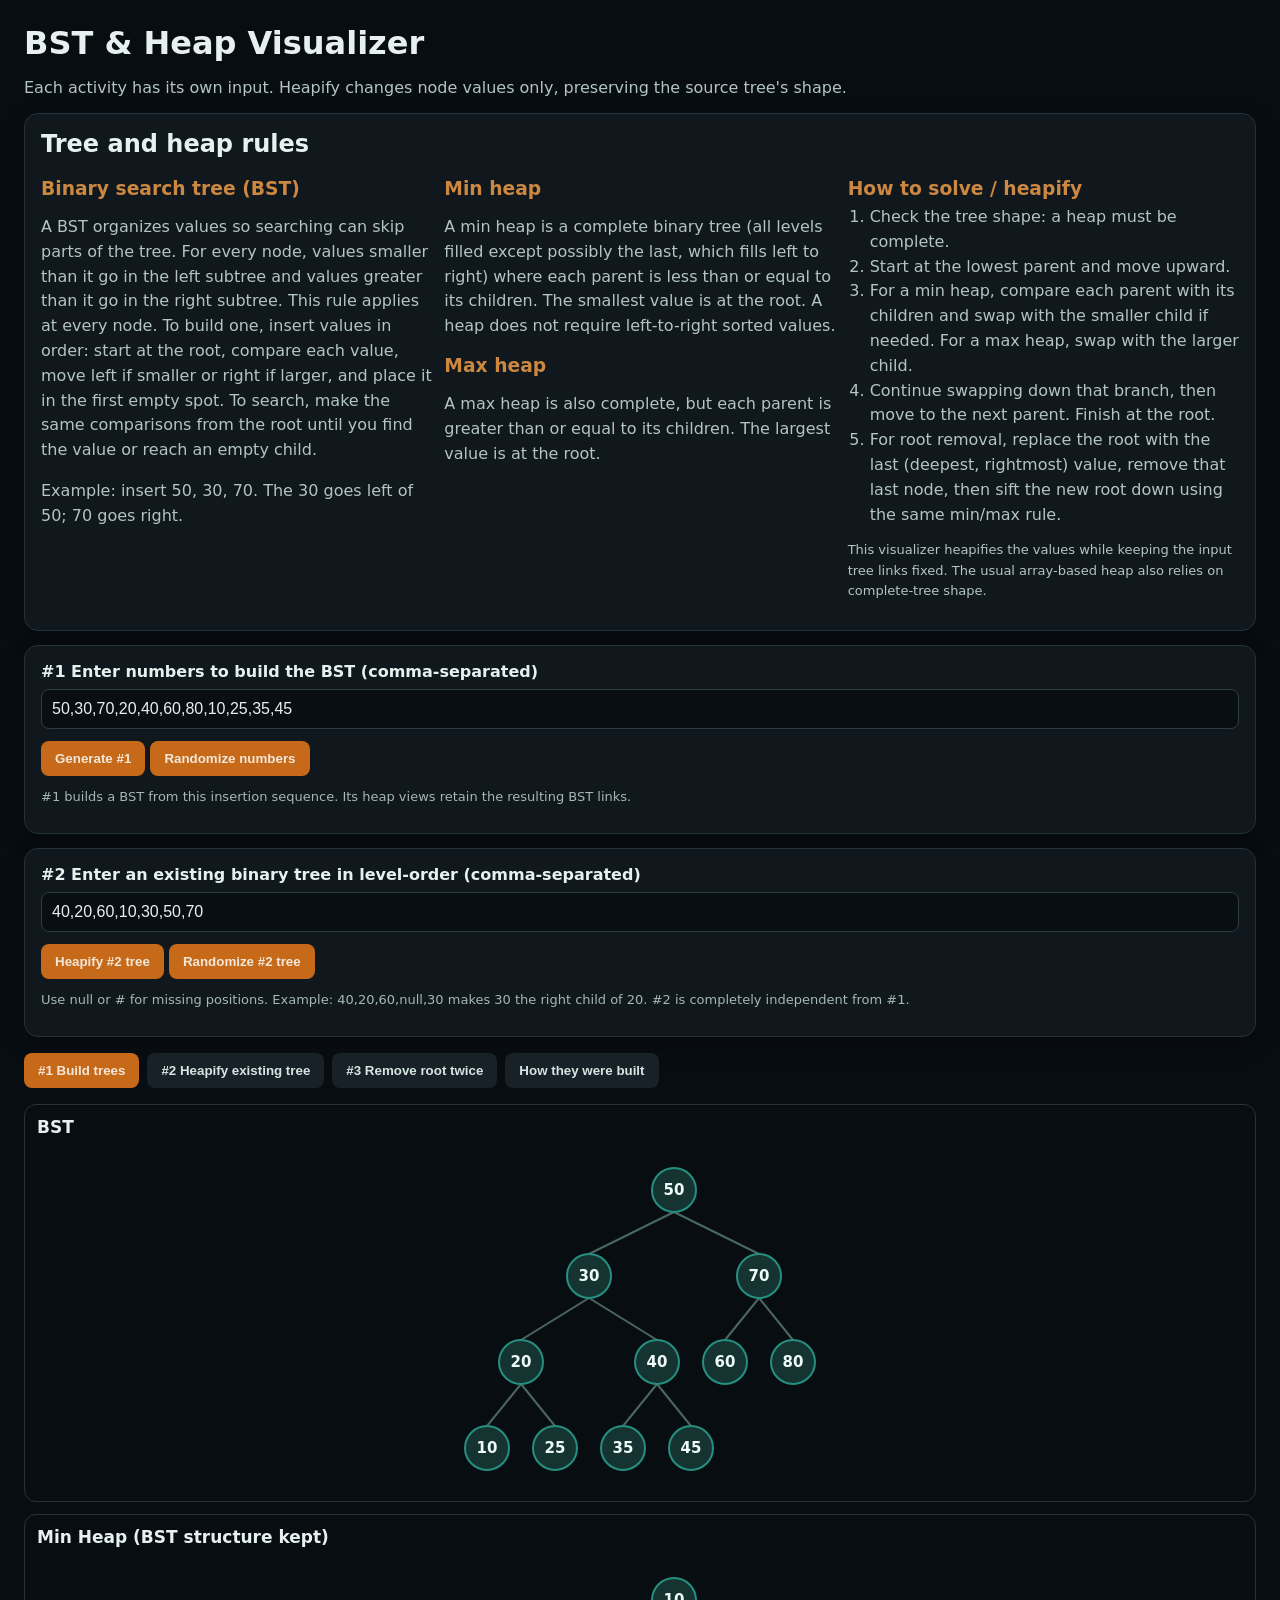
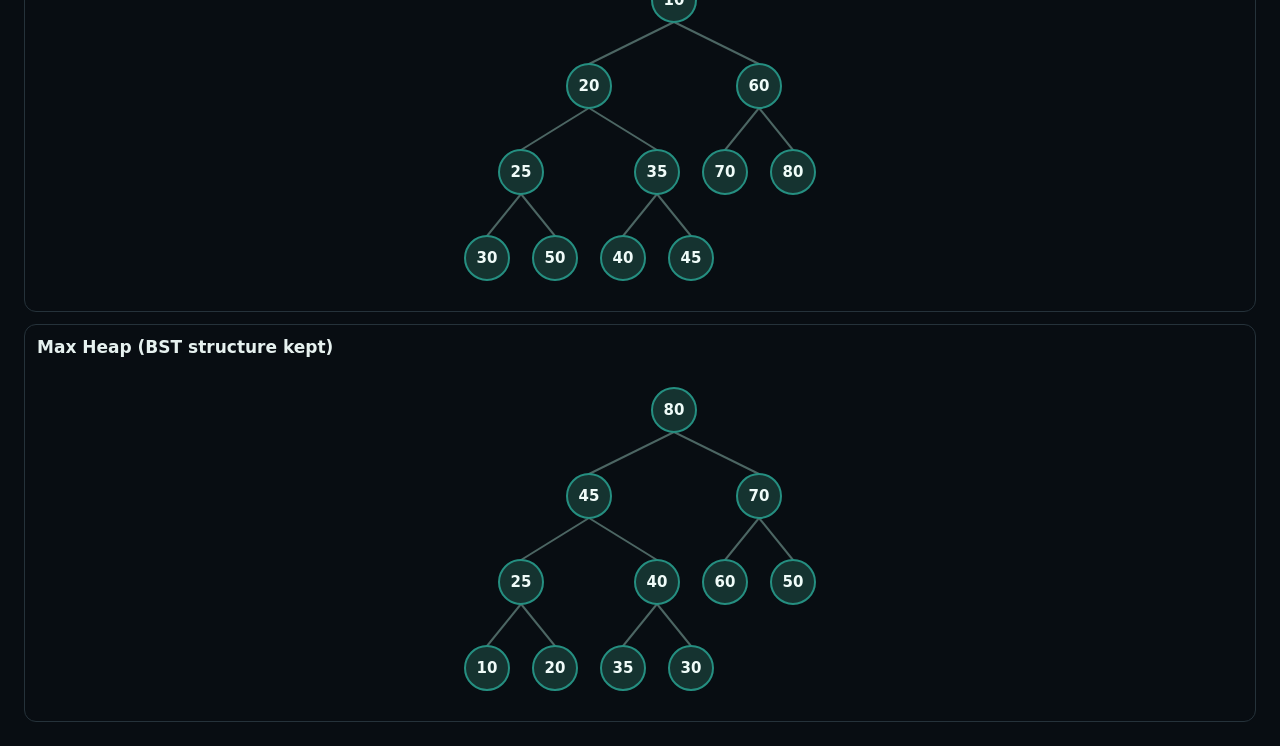
<file: index.html>
<!doctype html>
<html lang="en">
  <head>
    <meta charset="utf-8" />
    <meta name="viewport" content="width=device-width,initial-scale=1" />
    <title>BST & Heap Visualizer</title>
    <style>
:root {
  color-scheme: dark;
  scrollbar-color: #34424a #0d1318;
}
* {
  box-sizing: border-box;
}
body {
  font-family:
    system-ui,
    Segoe UI,
    Arial,
    sans-serif;
  background: #080d12;
  color: #e6f1ef;
  margin: 0;
  padding: clamp(10px, 2.5vw, 24px);
  min-height: 100vh;
}
main {
  width: min(100%, 1440px);
  margin: 0 auto;
}
h1 {
  margin: 0 0 8px;
}
p {
  color: #b2c5c2;
}
.panel {
  background: #10171d;
  border: 1px solid #25323a;
  border-radius: 14px;
  padding: 16px;
  margin: 14px 0;
  box-shadow: 0 8px 24px #00000035;
}
label {
  font-weight: 650;
}
input {
  width: 100%;
  padding: 10px;
  border: 1px solid #2e3d45;
  border-radius: 8px;
  margin: 8px 0 12px;
  font-size: 16px;
  background: #090e13;
  color: #e6f1ef;
}
input:focus {
  outline: 2px solid #c66a19;
  outline-offset: 1px;
}
input::placeholder {
  color: #9aadaa;
}
::-webkit-scrollbar {
  height: 12px;
  width: 12px;
}
::-webkit-scrollbar-track {
  background: #0d1318;
  border-radius: 8px;
}
::-webkit-scrollbar-thumb {
  background: #34424a;
  border: 2px solid #0d1318;
  border-radius: 8px;
}
::-webkit-scrollbar-thumb:hover {
  background: #4b5a63;
}
button {
  padding: 10px 14px;
  border: 0;
  border-radius: 8px;
  background: #c66a19;
  color: #f4e7da;
  font-weight: 700;
  cursor: pointer;
}
button:hover {
  background: #9e4f11;
}
.tabs {
  display: flex;
  flex-wrap: wrap;
  gap: 8px;
  margin: 16px 0;
}
.tabs button {
  background: #172127;
  color: #d5e6e2;
}
.tabs button.active {
  background: #c66a19;
  color: #f4e7da;
}
.section {
  display: none;
}
.section.active {
  display: block;
}
.grid {
  display: grid;
  grid-template-columns: repeat(auto-fit, minmax(min(100%, 280px), 1fr));
  gap: 12px;
}
.treecard {
  border: 1px solid #25323a;
  border-radius: 12px;
  padding: 12px;
  overflow-x: auto;
  max-width: 100%;
  min-width: 0;
}
.treecard h3 {
  margin: 0 0 8px;
  font-size: 17px;
}
.tree {
  display: block;
  width: 100%;
  min-width: 0;
  height: auto;
  overflow: visible;
}
.edge {
  stroke: #4c6663;
  stroke-width: 2;
}
.node {
  fill: #153330;
  stroke: #258f81;
  stroke-width: 2;
}
.nodeText {
  font-weight: 700;
  font-size: 15px;
  fill: #effbf8;
  text-anchor: middle;
  dominant-baseline: central;
}
.empty {
  color: #9aadaa;
  font-style: italic;
}
.note {
  font-size: 13px;
  color: #a4b8b4;
}
.error {
  color: #b42318;
  font-weight: 650;
}
.build-process {
  grid-column: 1/-1;
}
#buildTrees {
  grid-template-columns: minmax(0, 1fr);
}
#heapifyTrees {
  grid-template-columns: repeat(2, minmax(0, 1fr));
}
.treecard .tree {
  display: block;
  margin: 0 auto;
}
.rules-box {
  background: #172127;
  border-left: 4px solid #c66a19;
  border-radius: 8px;
  padding: 12px 14px;
  line-height: 1.6;
  color: #e6f1ef;
}
.process-section {
  margin-top: 22px;
}
.step-list {
  display: grid;
  gap: 12px;
}
.step-card {
  background: #121a20;
  border: 1px solid #2e3d45;
  border-radius: 12px;
  padding: 14px;
}
.step-card h4 {
  margin: 0 0 6px;
  color: #cc8741;
}
.step-card p {
  margin: 4px 0 10px;
}
.step-visual {
  max-width: 620px;
}
.step-visual .treecard {
  background: #10171d;
}
.guide h2 {
  margin: 0 0 8px;
}
.guide h3 {
  margin: 12px 0 4px;
  color: #cc8741;
}
.guide p,
.guide li {
  color: #b2c5c2;
  line-height: 1.55;
}
.guide ul,
.guide ol {
  padding-left: 22px;
  margin: 6px 0;
}
@media (max-width: 600px) {
  body {
    padding: 0;
  }
  main {
    padding: 12px;
  }
  h1 {
    font-size: 1.6rem;
  }
  .panel {
    padding: 13px;
    margin: 10px 0;
  }
  .tabs button {
    flex: 1 1 auto;
  }
  .treecard {
    padding: 9px;
  }
  .grid {
    grid-template-columns: minmax(0, 1fr);
  }
  #heapifyTrees {
    grid-template-columns: minmax(0, 1fr);
  }
}
@media (prefers-reduced-motion: no-preference) {
  button {
    transition:
      background-color 0.15s ease,
      transform 0.15s ease;
  }
  button:hover {
    transform: translateY(-1px);
  }
}

    </style>
  </head>
  <body>
    <main>
      <h1>BST & Heap Visualizer</h1>
      <p>
        Each activity has its own input. Heapify changes node values only,
        preserving the source tree's shape.
      </p>
      <div class="panel guide">
        <h2>Tree and heap rules</h2>
        <div class="grid">
          <div>
            <h3>Binary search tree (BST)</h3>
            <p>
              A BST organizes values so searching can skip parts of the tree.
              For every node, values smaller than it go in the left subtree and
              values greater than it go in the right subtree. This rule applies
              at every node. To build one, insert values in order: start at the
              root, compare each value, move left if smaller or right if larger,
              and place it in the first empty spot. To search, make the same
              comparisons from the root until you find the value or reach an
              empty child.
            </p>
            <p>
              Example: insert 50, 30, 70. The 30 goes left of 50; 70 goes right.
            </p>
          </div>
          <div>
            <h3>Min heap</h3>
            <p>
              A min heap is a complete binary tree (all levels filled except
              possibly the last, which fills left to right) where each parent is
              less than or equal to its children. The smallest value is at the
              root. A heap does not require left-to-right sorted values.
            </p>
            <h3>Max heap</h3>
            <p>
              A max heap is also complete, but each parent is greater than or
              equal to its children. The largest value is at the root.
            </p>
          </div>
          <div>
            <h3>How to solve / heapify</h3>
            <ol>
              <li>Check the tree shape: a heap must be complete.</li>
              <li>Start at the lowest parent and move upward.</li>
              <li>
                For a min heap, compare each parent with its children and swap
                with the smaller child if needed. For a max heap, swap with the
                larger child.
              </li>
              <li>
                Continue swapping down that branch, then move to the next
                parent. Finish at the root.
              </li>
              <li>
                For root removal, replace the root with the last (deepest,
                rightmost) value, remove that last node, then sift the new root
                down using the same min/max rule.
              </li>
            </ol>
            <p class="note">
              This visualizer heapifies the values while keeping the input tree
              links fixed. The usual array-based heap also relies on
              complete-tree shape.
            </p>
          </div>
        </div>
      </div>
      <div class="panel">
        <label for="values"
          >#1 Enter numbers to build the BST (comma-separated)</label
        ><input id="values" value="50,30,70,20,40,60,80,10,25,35,45" /><button
          id="generate1"
        >
          Generate #1
        </button>
        <button id="randomize1" type="button">Randomize numbers</button>
        <div id="error1" class="error"></div>
        <p class="note">
          #1 builds a BST from this insertion sequence. Its heap views retain
          the resulting BST links.
        </p>
      </div>
      <div class="panel">
        <label for="treeInput"
          >#2 Enter an existing binary tree in level-order
          (comma-separated)</label
        ><input id="treeInput" value="40,20,60,10,30,50,70" /><button
          id="generate2"
        >
          Heapify #2 tree
        </button>
        <button id="randomize2" type="button">Randomize #2 tree</button>
        <div id="error2" class="error"></div>
        <p class="note">
          Use null or # for missing positions. Example: 40,20,60,null,30 makes
          30 the right child of 20. #2 is completely independent from #1.
        </p>
      </div>
      <div class="tabs">
        <button class="active" data-tab="one">#1 Build trees</button
        ><button data-tab="two">#2 Heapify existing tree</button
        ><button data-tab="three">#3 Remove root twice</button
        ><button data-tab="process">How they were built</button>
      </div>
      <section id="one" class="section active">
        <div class="grid" id="buildTrees"></div>
      </section>
      <section id="process" class="section">
        <div id="processContent"></div>
      </section>
      <section id="two" class="section">
        <div class="grid" id="heapifyTrees"></div>
      </section>
      <section id="three" class="section">
        <div class="grid" id="removeTrees"></div>
      </section>
    </main>
    <script>
const $ = (id) => document.getElementById(id);
function makeBST(values) {
  let root = null;
  for (const v of values) {
    const n = { v, l: null, r: null };
    if (!root) {
      root = n;
      continue;
    }
    let cur = root;
    while (true) {
      if (v < cur.v) {
        if (!cur.l) {
          cur.l = n;
          break;
        }
        cur = cur.l;
      } else {
        if (!cur.r) {
          cur.r = n;
          break;
        }
        cur = cur.r;
      }
    }
  }
  return root;
}
function clone(t) {
  if (!t) return null;
  return { v: t.v, l: clone(t.l), r: clone(t.r) };
}
function nodes(root) {
  let a = [];
  function w(n) {
    if (!n) return;
    a.push(n);
    w(n.l);
    w(n.r);
  }
  w(root);
  return a;
}
function heapify(root, kind) {
  function sift(n) {
    if (!n) return;
    let best = n;
    if (n.l && (kind === "min" ? n.l.v < best.v : n.l.v > best.v)) best = n.l;
    if (n.r && (kind === "min" ? n.r.v < best.v : n.r.v > best.v)) best = n.r;
    if (best !== n) {
      [n.v, best.v] = [best.v, n.v];
      sift(best);
    }
  }
  function post(n) {
    if (!n) return;
    post(n.l);
    post(n.r);
    sift(n);
  }
  post(root);
  return root;
}
function fromLevelOrder(tokens) {
  let vals = tokens.map((t) => t.trim());
  if (
    !vals.length ||
    !vals[0] ||
    vals[0].toLowerCase() === "null" ||
    vals[0] === "#"
  )
    return null;
  let root = { v: Number(vals[0]), l: null, r: null },
    arr = [root];
  for (let i = 1; i < vals.length; i++) {
    let token = vals[i],
      node =
        token === "" || token.toLowerCase() === "null" || token === "#"
          ? null
          : { v: Number(token), l: null, r: null };
    let parentIndex = Math.floor((i - 1) / 2),
      parent = arr[parentIndex];
    if (parent) {
      if (i % 2 === 1) parent.l = node;
      else parent.r = node;
    }
    arr.push(node);
  }
  return root;
}
function drawTree(root, title) {
  let card = document.createElement("div");
  card.className = "treecard";
  let h = document.createElement("h3");
  h.textContent = title;
  card.appendChild(h);
  if (!root) {
    let em = document.createElement("div");
    em.className = "empty";
    em.textContent = "Empty tree";
    card.appendChild(em);
    return card;
  }
  let levels = 0;
  function inspect(n, d) {
    if (!n) return;
    levels = Math.max(levels, d);
    inspect(n.l, d + 1);
    inspect(n.r, d + 1);
  }
  inspect(root, 0);
  const nodeGap = 68;
  const branchGap = 54;
  const height = (levels + 1) * 86;
  const pos = new Map();
  function layout(n, d = 0) {
    if (!n) return null;

    const left = layout(n.l, d + 1);
    const right = layout(n.r, d + 1);
    let leftShift = 0;
    let rightShift = 0;

    if (left && right) {
      let separation = nodeGap;
      const sharedLevels = Math.min(
        left.rightContour.length,
        right.leftContour.length,
      );
      for (let level = 0; level < sharedLevels; level++) {
        separation = Math.max(
          separation,
          left.rightContour[level] + nodeGap - right.leftContour[level],
        );
      }
      leftShift = -separation / 2;
      rightShift = separation / 2;
    } else if (left) {
      leftShift = -branchGap;
    } else if (right) {
      rightShift = branchGap;
    }

    const x = 0;
    pos.set(n, { x, y: 45 + d * 86 });

    const leftContour = [x];
    const rightContour = [x];
    const subtreeLevels = Math.max(
      left?.leftContour.length ?? 0,
      right?.leftContour.length ?? 0,
    );
    for (let level = 0; level < subtreeLevels; level++) {
      const candidates = [];
      if (left && level < left.leftContour.length) {
        candidates.push({
          min: left.leftContour[level] + leftShift,
          max: left.rightContour[level] + leftShift,
        });
      }
      if (right && level < right.leftContour.length) {
        candidates.push({
          min: right.leftContour[level] + rightShift,
          max: right.rightContour[level] + rightShift,
        });
      }
      leftContour.push(Math.min(...candidates.map((item) => item.min)));
      rightContour.push(Math.max(...candidates.map((item) => item.max)));
    }

    function applyShift(subtree, shift) {
      if (!subtree) return;
      for (const node of subtree.nodes) {
        pos.get(node).x += shift;
      }
    }
    applyShift(left, leftShift);
    applyShift(right, rightShift);

    return {
      nodes: [n, ...(left?.nodes ?? []), ...(right?.nodes ?? [])],
      leftContour,
      rightContour,
    };
  }
  layout(root);
  let xs = Array.from(pos.values()).map((p) => p.x),
    minX = Math.min(...xs),
    maxX = Math.max(...xs),
    width = Math.max(380, maxX - minX + 72),
    shift = (width - (maxX - minX)) / 2 - minX;
  for (let p of pos.values()) p.x += shift;
  let svg = document.createElementNS("http://www.w3.org/2000/svg", "svg");
  svg.setAttribute("viewBox", `0 0 ${width} ${height}`);
  svg.style.width = width + "px";
  svg.style.height = height + "px";
  svg.style.maxWidth = "none";
  svg.classList.add("tree");
  function edges(n) {
    if (!n) return;
    let p = pos.get(n);
    for (let c of [n.l, n.r])
      if (c) {
        let cp = pos.get(c),
          line = document.createElementNS(svg.namespaceURI, "line");
        line.setAttribute("x1", p.x);
        line.setAttribute("y1", p.y + 22);
        line.setAttribute("x2", cp.x);
        line.setAttribute("y2", cp.y - 22);
        line.classList.add("edge");
        svg.appendChild(line);
      }
    edges(n.l);
    edges(n.r);
  }
  edges(root);
  function circles(n) {
    if (!n) return;
    let p = pos.get(n),
      g = document.createElementNS("http://www.w3.org/2000/svg", "g"),
      c = document.createElementNS("http://www.w3.org/2000/svg", "circle"),
      t = document.createElementNS("http://www.w3.org/2000/svg", "text");
    c.setAttribute("cx", p.x);
    c.setAttribute("cy", p.y);
    c.setAttribute("r", 22);
    c.classList.add("node");
    t.setAttribute("x", p.x);
    t.setAttribute("y", p.y);
    t.classList.add("nodeText");
    t.textContent = n.v;
    g.append(c, t);
    svg.appendChild(g);
    circles(n.l);
    circles(n.r);
  }
  circles(root);
  card.appendChild(svg);
  return card;
}
function removeRootTwice(root, kind) {
  let stages = [],
    cur = clone(root);
  for (let step = 0; step < 2 && cur; step++) {
    let level = [];
    function bfs(n) {
      if (!n) return;
      level.push(n);
      if (n.l) bfsQueue.push(n.l);
      if (n.r) bfsQueue.push(n.r);
    }
    let bfsQueue = [cur];
    while (bfsQueue.length) {
      let n = bfsQueue.shift();
      level.push(n);
      if (n.l) bfsQueue.push(n.l);
      if (n.r) bfsQueue.push(n.r);
    } // correction below: breadth-first final element is deepest/rightmost
    if (level.length === 1) {
      cur = null;
      stages.push(null);
      continue;
    }
    let last = level[level.length - 1],
      parent = null,
      side = null;
    function find(n) {
      if (!n) return;
      if (n.l === last) {
        parent = n;
        side = "l";
        return;
      }
      if (n.r === last) {
        parent = n;
        side = "r";
        return;
      }
      find(n.l);
      if (!parent) find(n.r);
    }
    find(cur);
    cur.v = last.v;
    if (parent) parent[side] = null;
    heapify(cur, kind);
    stages.push(clone(cur));
  }
  return stages;
}
function validateNumbers(s) {
  let vals = s
    .split(",")
    .map((x) => x.trim())
    .filter((x) => x !== "")
    .map(Number);
  return vals.length &&
    vals.every(Number.isFinite) &&
    new Set(vals).size === vals.length
    ? vals
    : null;
}
function buildProcess(values, bst) {
  let panel = document.createElement("div");
  panel.className = "panel guide build-process";
  let title = document.createElement("h2");
  title.textContent = "How these trees were built";
  panel.appendChild(title);
  let intro = document.createElement("p");
  intro.textContent =
    "Follow each step in order. Every diagram shows the tree after that step.";
  panel.appendChild(intro);
  let rules = document.createElement("div");
  rules.className = "rules-box";
  rules.innerHTML =
    "<strong>Rules:</strong> BST — smaller values go left, larger values go right. Min heap — each parent is less than or equal to its children. Max heap — each parent is greater than or equal to its children. Heap adjustments sift a value down by swapping with the smallest child (min) or largest child (max).";
  panel.appendChild(rules);
  function section(name, rule) {
    let s = document.createElement("section");
    s.className = "process-section";
    let h = document.createElement("h3");
    h.textContent = name;
    s.appendChild(h);
    let r = document.createElement("p");
    r.className = "note";
    r.textContent = rule;
    s.appendChild(r);
    let list = document.createElement("div");
    list.className = "step-list";
    s.appendChild(list);
    panel.appendChild(s);
    return list;
  }
  function step(list, n, text, tree, title) {
    let card = document.createElement("div");
    card.className = "step-card";
    let head = document.createElement("h4");
    head.textContent = "Step " + n;
    card.appendChild(head);
    let desc = document.createElement("p");
    desc.textContent = text;
    card.appendChild(desc);
    let visual = document.createElement("div");
    visual.className = "step-visual";
    visual.appendChild(drawTree(tree, title));
    card.appendChild(visual);
    list.appendChild(card);
  }
  let bstList = section(
    "1. Build the BST",
    "At each node, compare the next number: go left when it is smaller, right when it is larger, then place it in an empty child.",
  );
  for (let i = 0; i < values.length; i++) {
    let v = values[i],
      prior = makeBST(values.slice(0, i)),
      cur = prior,
      checks = [];
    if (i === 0) checks.push(v + " becomes the root.");
    else {
      while (cur) {
        if (v < cur.v) {
          checks.push(v + " < " + cur.v + ": go left.");
          if (!cur.l) {
            checks.push("The left spot is empty; insert " + v + ".");
            break;
          }
          cur = cur.l;
        } else {
          checks.push(v + " > " + cur.v + ": go right.");
          if (!cur.r) {
            checks.push("The right spot is empty; insert " + v + ".");
            break;
          }
          cur = cur.r;
        }
      }
    }
    step(
      bstList,
      i + 1,
      checks.join(" "),
      makeBST(values.slice(0, i + 1)),
      "BST after inserting " + v,
    );
  }
  function heapSteps(kind, label, rule) {
    let list = section(label, rule),
      copy = clone(bst),
      count = 0;
    function sift(n) {
      let log = [],
        best = n;
      if (n.l && (kind === "min" ? n.l.v < best.v : n.l.v > best.v)) best = n.l;
      if (n.r && (kind === "min" ? n.r.v < best.v : n.r.v > best.v)) best = n.r;
      if (best !== n) {
        let a = n.v,
          b = best.v;
        [n.v, best.v] = [best.v, n.v];
        log.push(
          "Parent " +
            a +
            " violates the rule; swap with " +
            (kind === "min" ? "smaller" : "larger") +
            " child " +
            b +
            ".",
        );
        let more = sift(best);
        log.push(...more);
      } else {
        log.push(
          "Node " + n.v + " satisfies the rule with its existing children.",
        );
      }
      return log;
    }
    function post(n) {
      if (!n) return;
      post(n.l);
      post(n.r);
      count++;
      let messages = sift(n);
      step(
        list,
        count,
        messages.join(" "),
        clone(copy),
        label + " after checking node " + n.v,
      );
    }
    post(copy);
  }
  heapSteps(
    "min",
    "2. Build the min heap",
    "Rule: each parent must be less than or equal to its children. Start at the lowest parents and work upward; if a parent is too large, swap it with the smaller child and keep sifting down.",
  );
  heapSteps(
    "max",
    "3. Build the max heap",
    "Rule: each parent must be greater than or equal to its children. Start at the lowest parents and work upward; if a parent is too small, swap it with the larger child and keep sifting down.",
  );
  return panel;
}
function run1() {
  let vals = validateNumbers($("values").value);
  $("error1").textContent = "";
  if (!vals) {
    $("error1").textContent =
      "Enter valid distinct numbers separated by commas.";
    return;
  }
  let bst = makeBST(vals),
    min = heapify(clone(bst), "min"),
    max = heapify(clone(bst), "max"),
    out = $("buildTrees");
  out.innerHTML = "";
  out.append(
    drawTree(clone(bst), "BST"),
    drawTree(min, "Min Heap (BST structure kept)"),
    drawTree(max, "Max Heap (BST structure kept)"),
  );
  $("processContent").innerHTML = "";
  $("processContent").append(buildProcess(vals, bst));
}
function run2() {
  let tokens = $("treeInput").value.split(","),
    out = $("heapifyTrees"),
    err = $("error2");
  err.textContent = "";
  let present = tokens.filter(
    (t) =>
      t.trim() !== "" && t.trim().toLowerCase() !== "null" && t.trim() !== "#",
  );
  if (present.some((t) => !Number.isFinite(Number(t.trim())))) {
    err.textContent = "Use numbers, null, or # placeholders only.";
    return;
  }
  let vals = present.map((t) => Number(t.trim()));
  if (new Set(vals).size !== vals.length) {
    err.textContent = "Please use distinct values in the #2 tree.";
    return;
  }
  let source = fromLevelOrder(tokens);
  if (!source) {
    err.textContent = "Tree input must start with a number.";
    return;
  }
  let min = heapify(clone(source), "min"),
    max = heapify(clone(source), "max");
  out.innerHTML = "";
  out.append(
    drawTree(min, "Min Heap (#2 source shape kept)"),
    drawTree(max, "Max Heap (#2 source shape kept)"),
  );
  let mins = removeRootTwice(min, "min"),
    maxs = removeRootTwice(max, "max"),
    rem = $("removeTrees");
  rem.innerHTML = "";
  rem.append(
    drawTree(mins[0], "Min Heap — after 1st root removal"),
    drawTree(mins[1], "Min Heap — after 2nd root removal"),
    drawTree(maxs[0], "Max Heap — after 1st root removal"),
    drawTree(maxs[1], "Max Heap — after 2nd root removal"),
  );
}
$("generate1").addEventListener("click", run1);
$("randomize1").addEventListener("click", () => {
  let pool = Array.from({ length: 90 }, (_, i) => i + 10);
  for (let i = pool.length - 1; i > 0; i--) {
    let j = Math.floor(Math.random() * (i + 1));
    [pool[i], pool[j]] = [pool[j], pool[i]];
  }
  let entered = $("values")
    .value.split(",")
    .filter((x) => x.trim() !== "").length;
  let count = Math.max(11, Math.min(90, entered));
  $("values").value = pool.slice(0, count).join(",");
  run1();
  document.querySelector('[data-tab="process"]').click();
});
$("generate2").addEventListener("click", run2);
$("randomize2").addEventListener("click", () => {
  let pool = Array.from({ length: 90 }, (_, i) => i + 10);
  for (let i = pool.length - 1; i > 0; i--) {
    let j = Math.floor(Math.random() * (i + 1));
    [pool[i], pool[j]] = [pool[j], pool[i]];
  }
  $("treeInput").value = pool.slice(0, 7).join(",");
  run2();
  document.querySelector('[data-tab="two"]').click();
});
document.querySelectorAll(".tabs button").forEach((b) =>
  b.addEventListener("click", () => {
    document
      .querySelectorAll(".tabs button")
      .forEach((x) => x.classList.remove("active"));
    document
      .querySelectorAll(".section")
      .forEach((x) => x.classList.remove("active"));
    b.classList.add("active");
    $(b.dataset.tab).classList.add("active");
  }),
);
run1();
run2();

    </script>
  </body>
</html>
</file>
